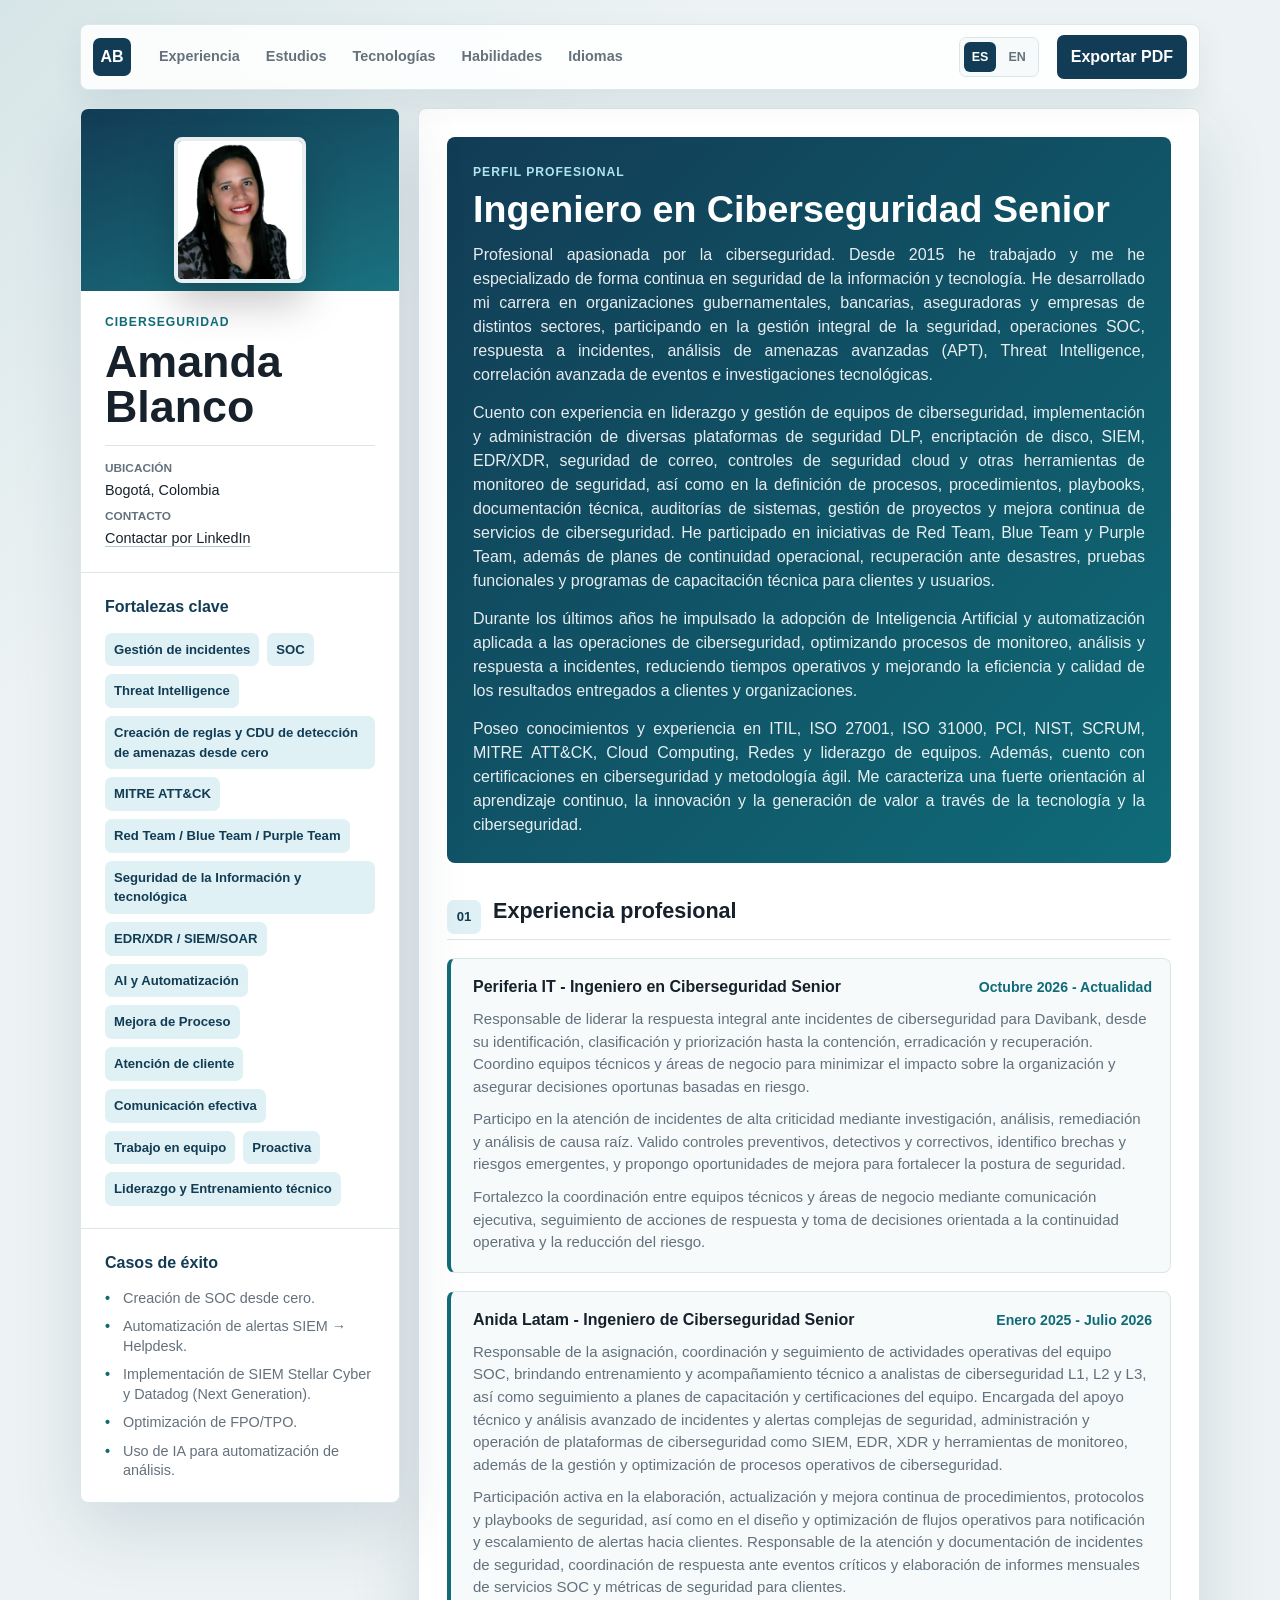
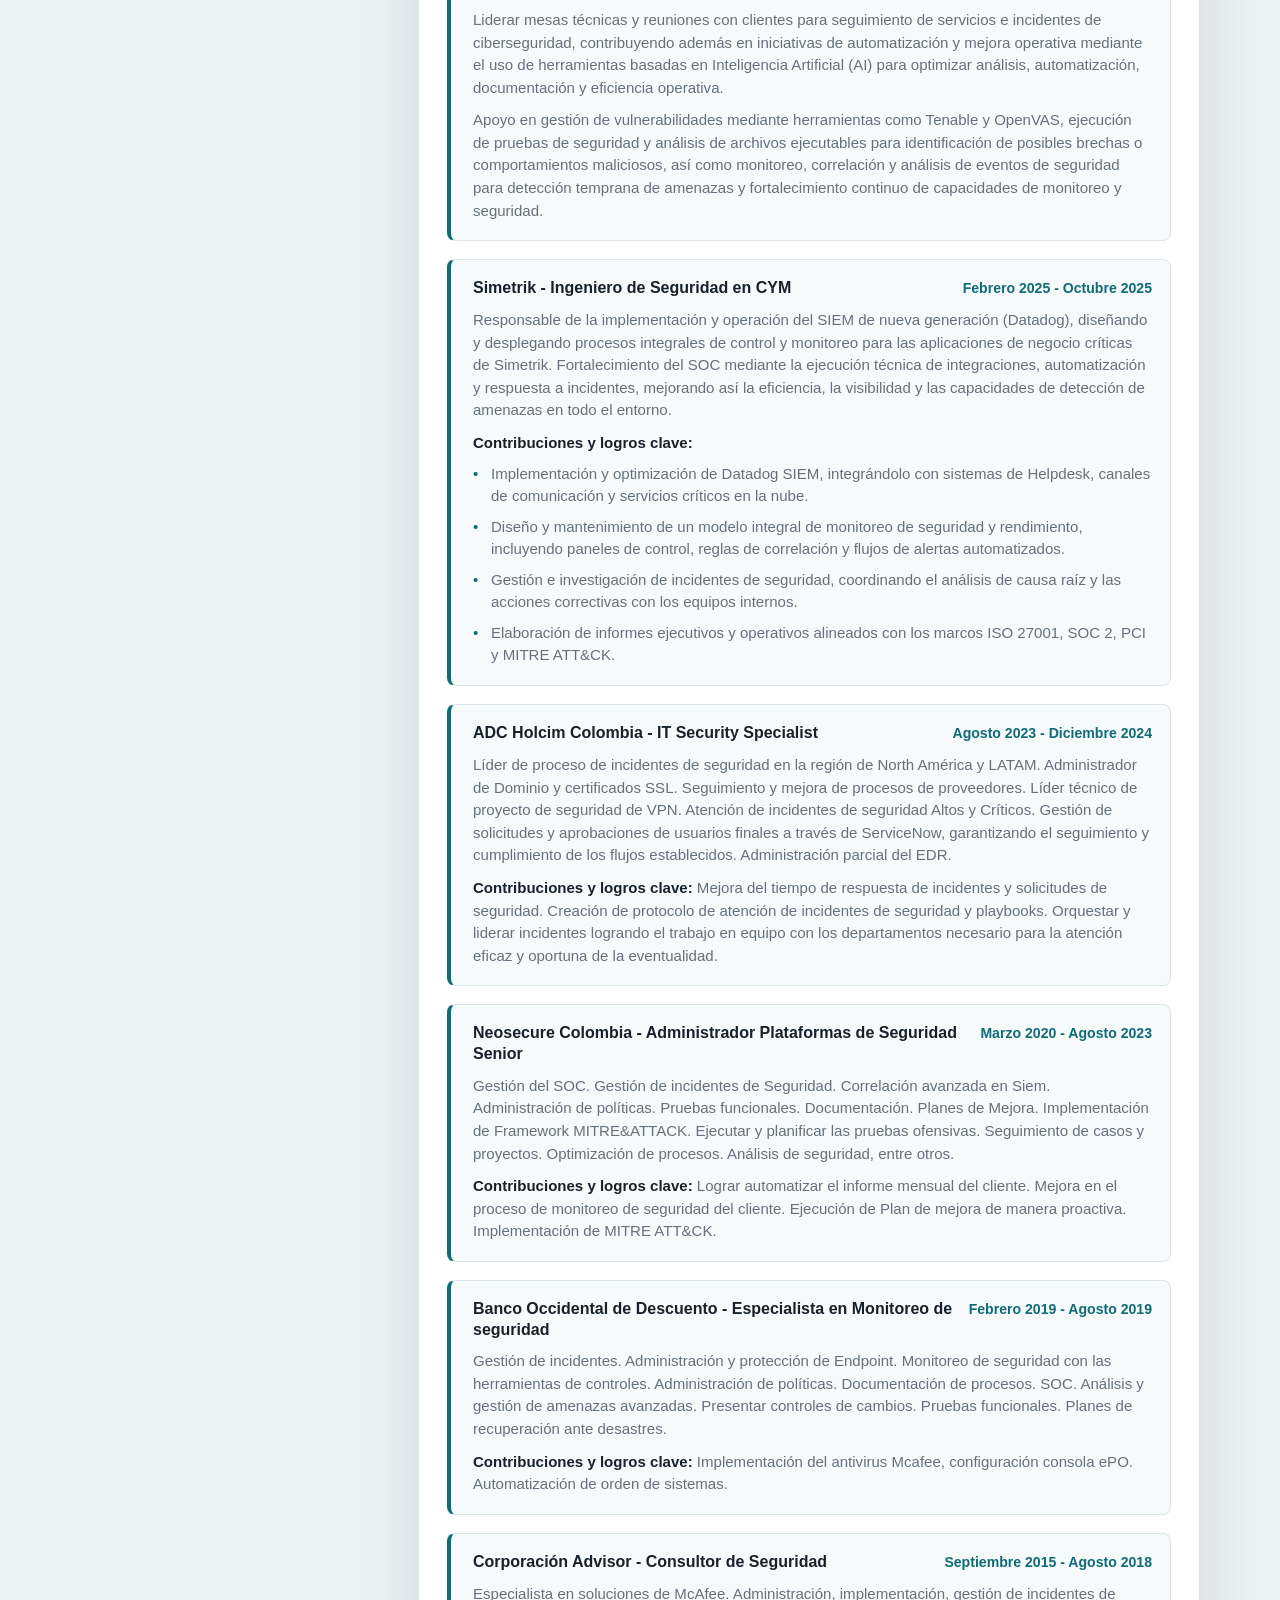
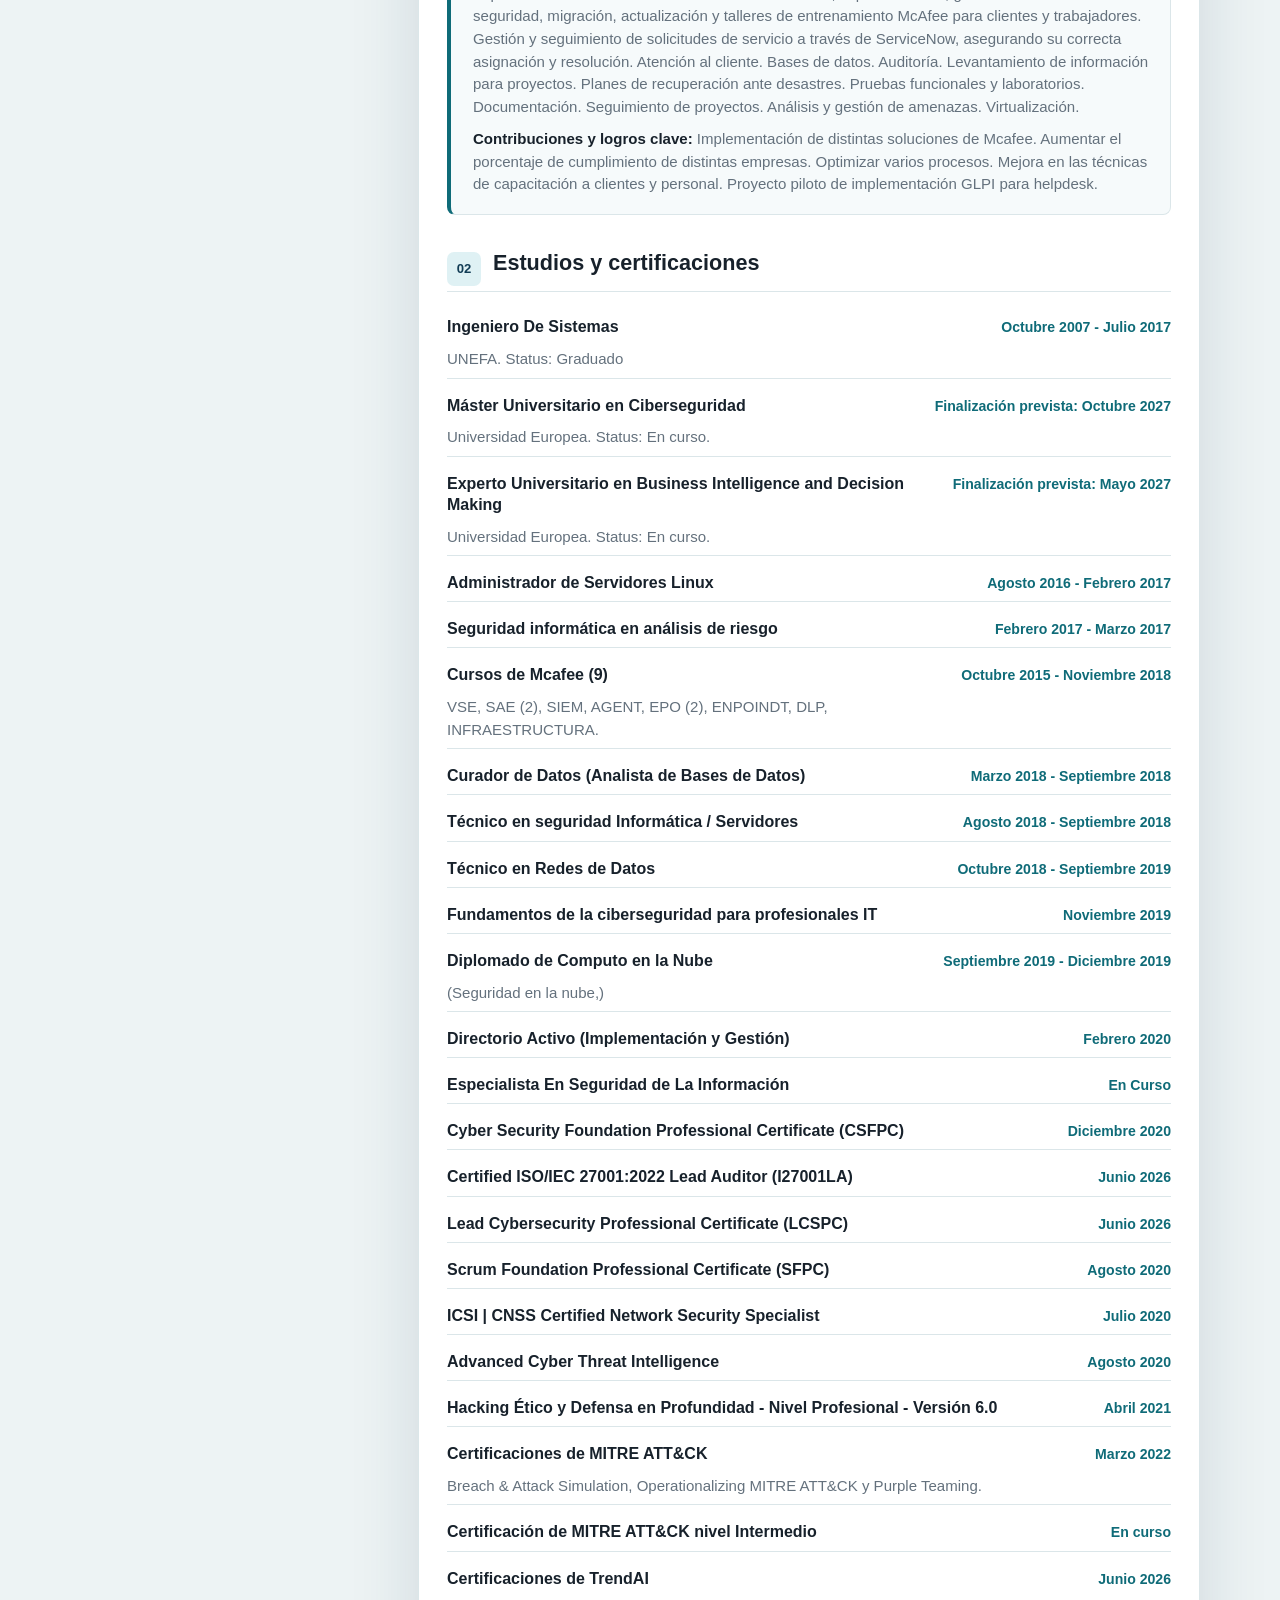
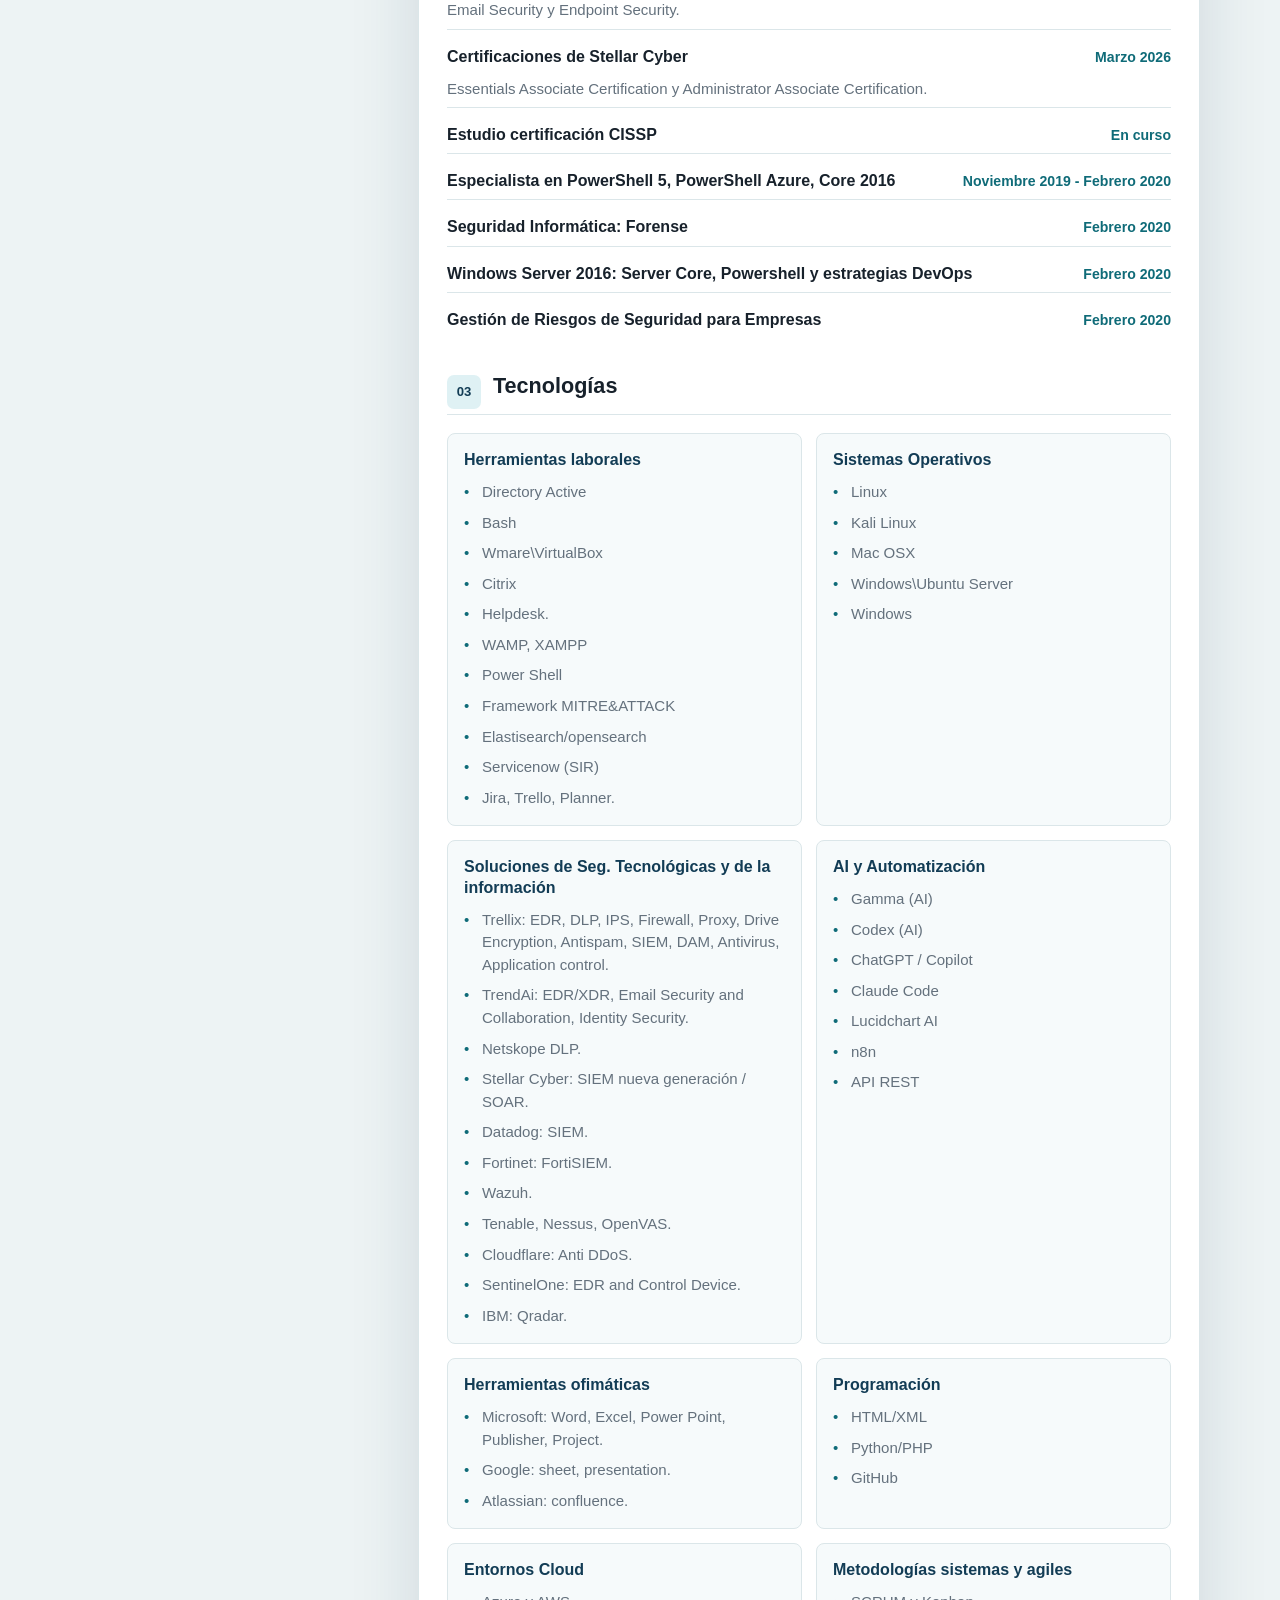
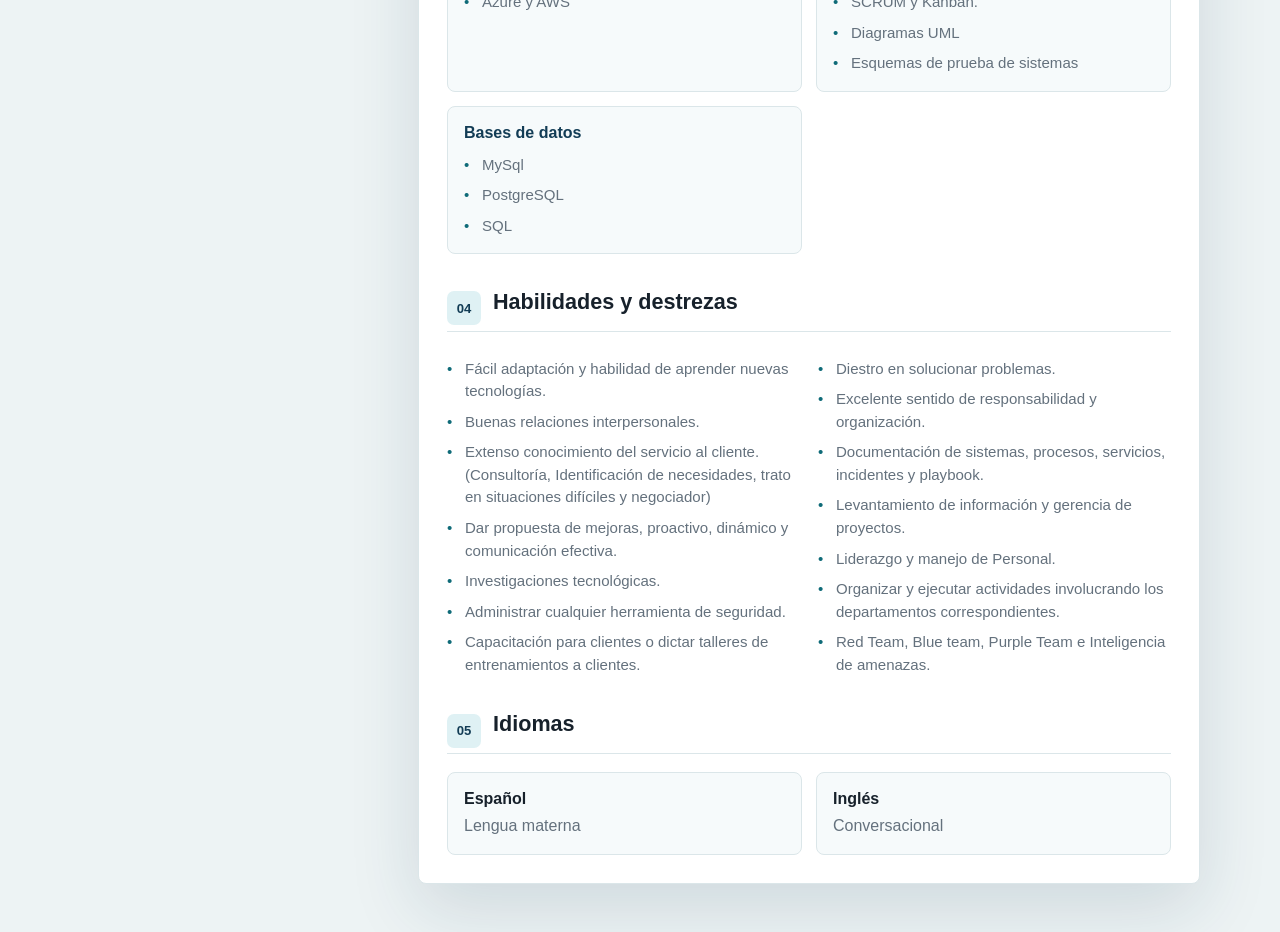
<file: index.html>
<!doctype html>
<html lang="es">
  <head>
    <meta charset="utf-8">
    <meta name="viewport" content="width=device-width, initial-scale=1">
    <meta name="color-scheme" content="light">
    <title>security-amanda.blanco</title>
    <meta
      name="description"
      content="Curriculum vitae de Amanda Blanco, profesional de seguridad de la información y ciberseguridad."
    >
    <link rel="stylesheet" href="./styles.css?v=20260925-local-pdf-options">
  </head>
  <body>
    <div class="app-shell">
      <header class="topbar" aria-label="Acciones del curriculum">
        <a class="brand" href="#inicio" aria-label="Ir al inicio del CV">AB</a>
        <nav class="nav-links" aria-label="Secciones">
          <a href="#experiencia">Experiencia</a>
          <a href="#estudios">Estudios</a>
          <a href="#tecnologias">Tecnologías</a>
          <a href="#habilidades">Habilidades</a>
          <a href="#idiomas">Idiomas</a>
        </nav>
        <div class="language-switch" aria-label="Selector de idioma">
          <span aria-current="page">ES</span>
          <a href="./en/index.html" hreflang="en" lang="en">EN</a>
        </div>
        <div class="print-menu" data-print-menu>
          <button class="print-button" type="button" data-print-toggle aria-expanded="false" aria-controls="print-options">
            Exportar PDF
          </button>
          <div id="print-options" class="print-options" hidden>
            <button type="button" data-print-mode="full">Versión completa</button>
            <button type="button" data-print-mode="summary">Versión resumida, 1 hoja</button>
          </div>
        </div>
      </header>

      <main id="inicio" class="resume" aria-label="Curriculum vitae Amanda Blanco">
        <aside class="profile-panel" aria-label="Perfil y contacto">
          <div class="portrait-wrap">
            <img
              class="portrait"
              src="./assets/Amanda_Blanco_CV_photo.png?v=20260624-photo2"
              alt="Foto de Amanda Blanco"
              width="142"
              height="158"
            >
          </div>

          <section class="panel-section">
            <p class="eyebrow">Ciberseguridad</p>
            <h1>Amanda Blanco</h1>
            <ul id="contact-list" class="contact-list identity-contact" aria-label="Información de contacto"></ul>
          </section>

          <section class="panel-section focus-card" aria-labelledby="focus-title">
            <h2 id="focus-title">Fortalezas clave</h2>
            <ul id="focus-list" class="tag-list"></ul>
          </section>

          <section class="panel-section success-card" aria-labelledby="success-title">
            <h2 id="success-title">Casos de éxito</h2>
            <ul id="success-list" class="success-list"></ul>
          </section>
        </aside>

        <div class="content-panel">
          <section class="hero-card" aria-labelledby="profile-title">
            <p class="section-kicker">Perfil profesional</p>
            <h2 id="profile-title">Ingeniero en Ciberseguridad Senior</h2>
            <div id="profile-summary" class="summary"></div>
          </section>

          <section id="experiencia" class="resume-section" aria-labelledby="experience-title">
            <div class="section-heading">
              <span>01</span>
              <h2 id="experience-title">Experiencia profesional</h2>
            </div>
            <div id="experience-list" class="timeline"></div>
          </section>

          <section id="estudios" class="resume-section" aria-labelledby="education-title">
            <div class="section-heading">
              <span>02</span>
              <h2 id="education-title">Estudios y certificaciones</h2>
            </div>
            <div id="education-list" class="compact-list"></div>
          </section>

          <section id="tecnologias" class="resume-section" aria-labelledby="technology-title">
            <div class="section-heading">
              <span>03</span>
              <h2 id="technology-title">Tecnologías</h2>
            </div>
            <div id="technology-grid" class="skill-grid"></div>
          </section>

          <section id="habilidades" class="resume-section" aria-labelledby="skills-title">
            <div class="section-heading">
              <span>04</span>
              <h2 id="skills-title">Habilidades y destrezas</h2>
            </div>
            <div id="skills-grid" class="two-column-list"></div>
          </section>

          <section id="idiomas" class="resume-section" aria-labelledby="languages-title">
            <div class="section-heading">
              <span>05</span>
              <h2 id="languages-title">Idiomas</h2>
            </div>
            <div id="languages-list" class="language-list"></div>
          </section>
        </div>
      </main>
      <div class="print-footer" aria-hidden="true">CV23062026</div>
    </div>
    <main id="ats-resume" class="ats-resume ats-full-resume" aria-label="CV ATS Amanda Blanco"></main>
    <main id="ats-summary-resume" class="ats-resume ats-summary-resume" aria-label="CV resumido ATS Amanda Blanco"></main>

    <script src="./cv-data.js?v=20260818-certs"></script>
    <script src="./app.js?v=20260925-local-pdf-options"></script>
  </body>
</html>
</file>
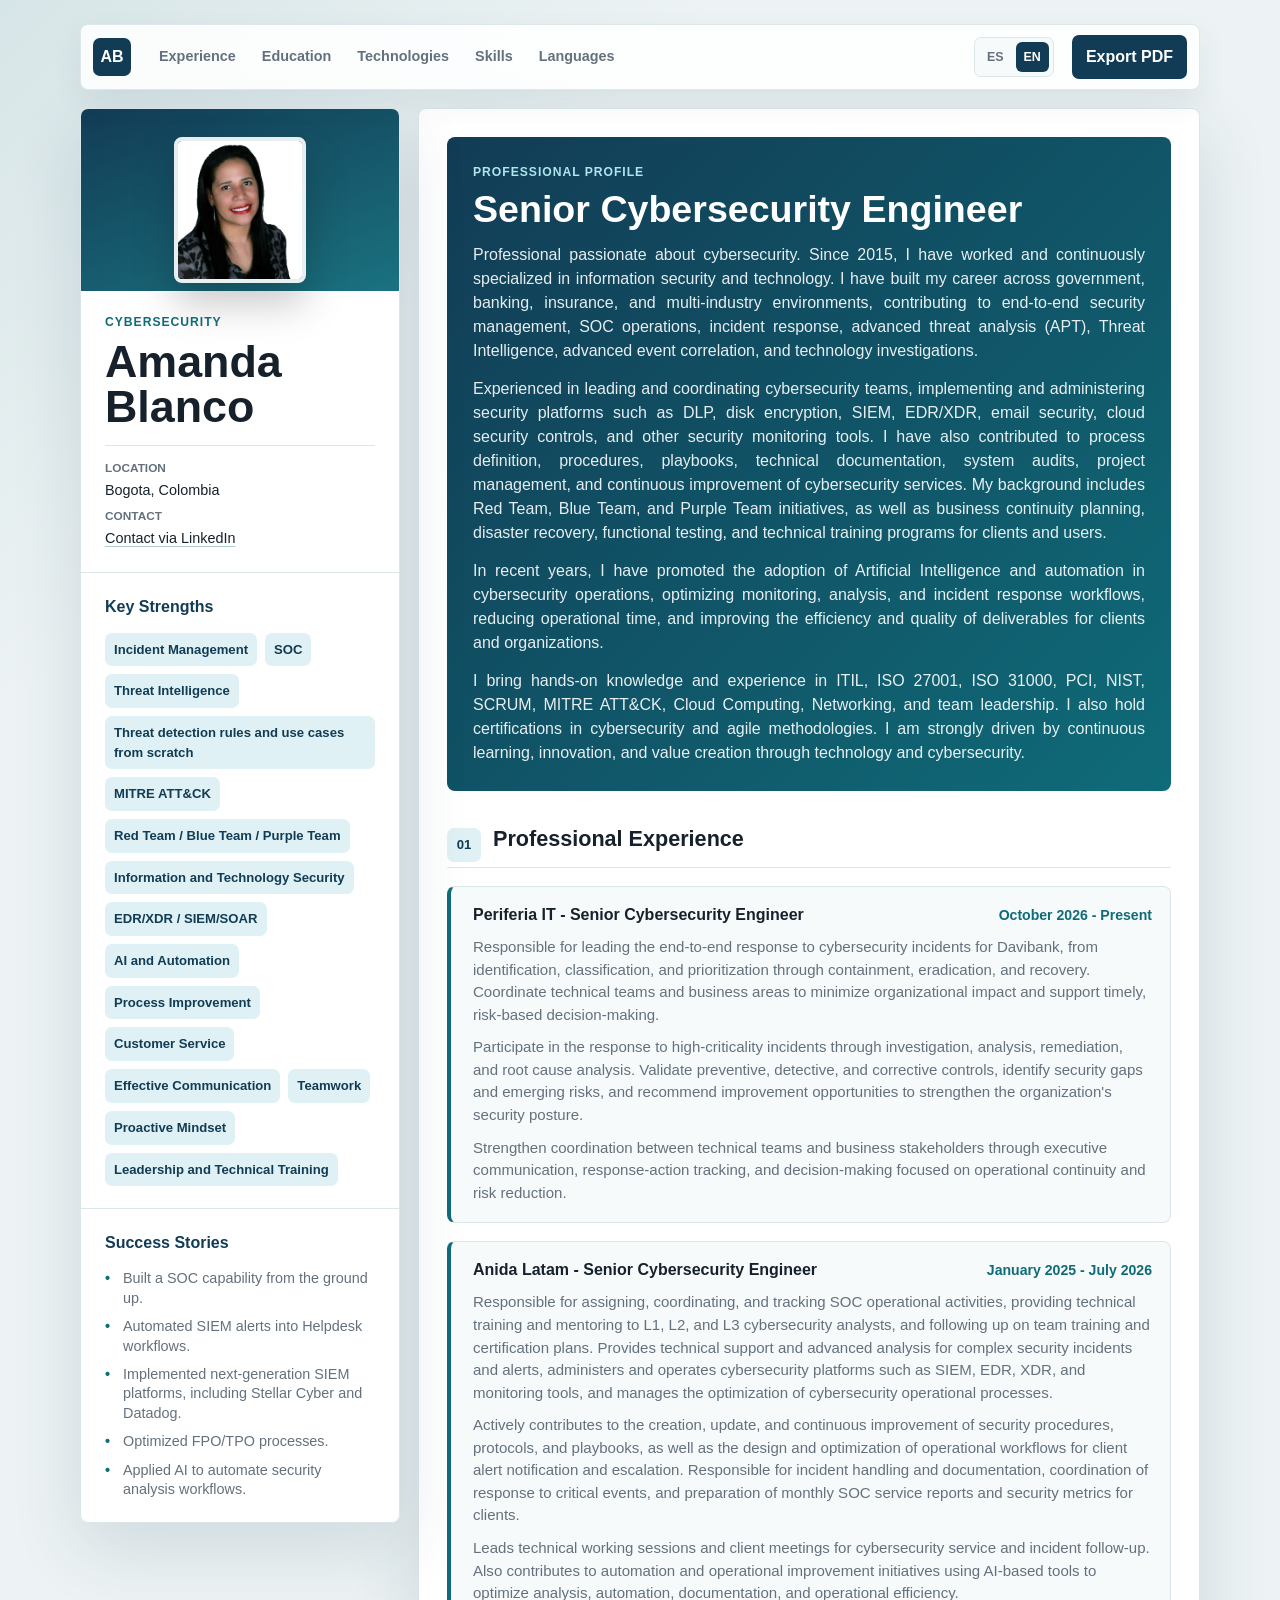
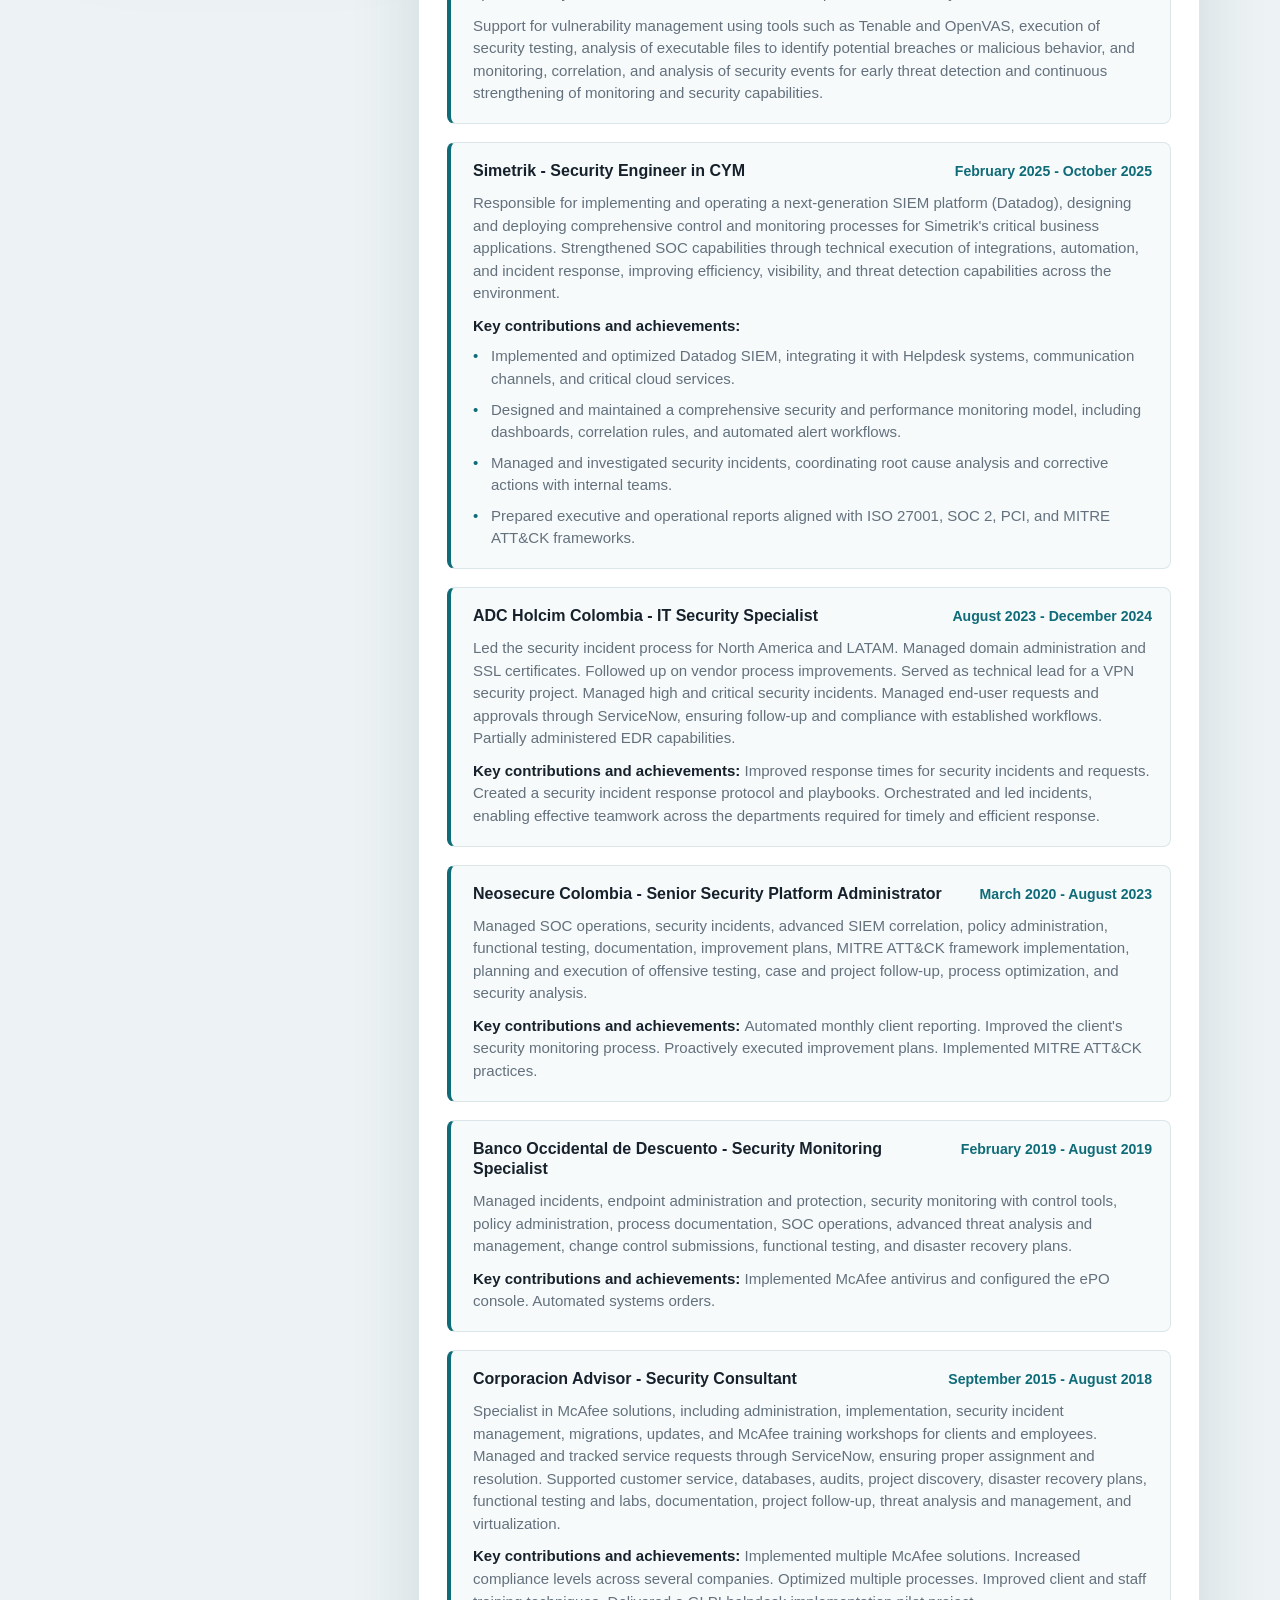
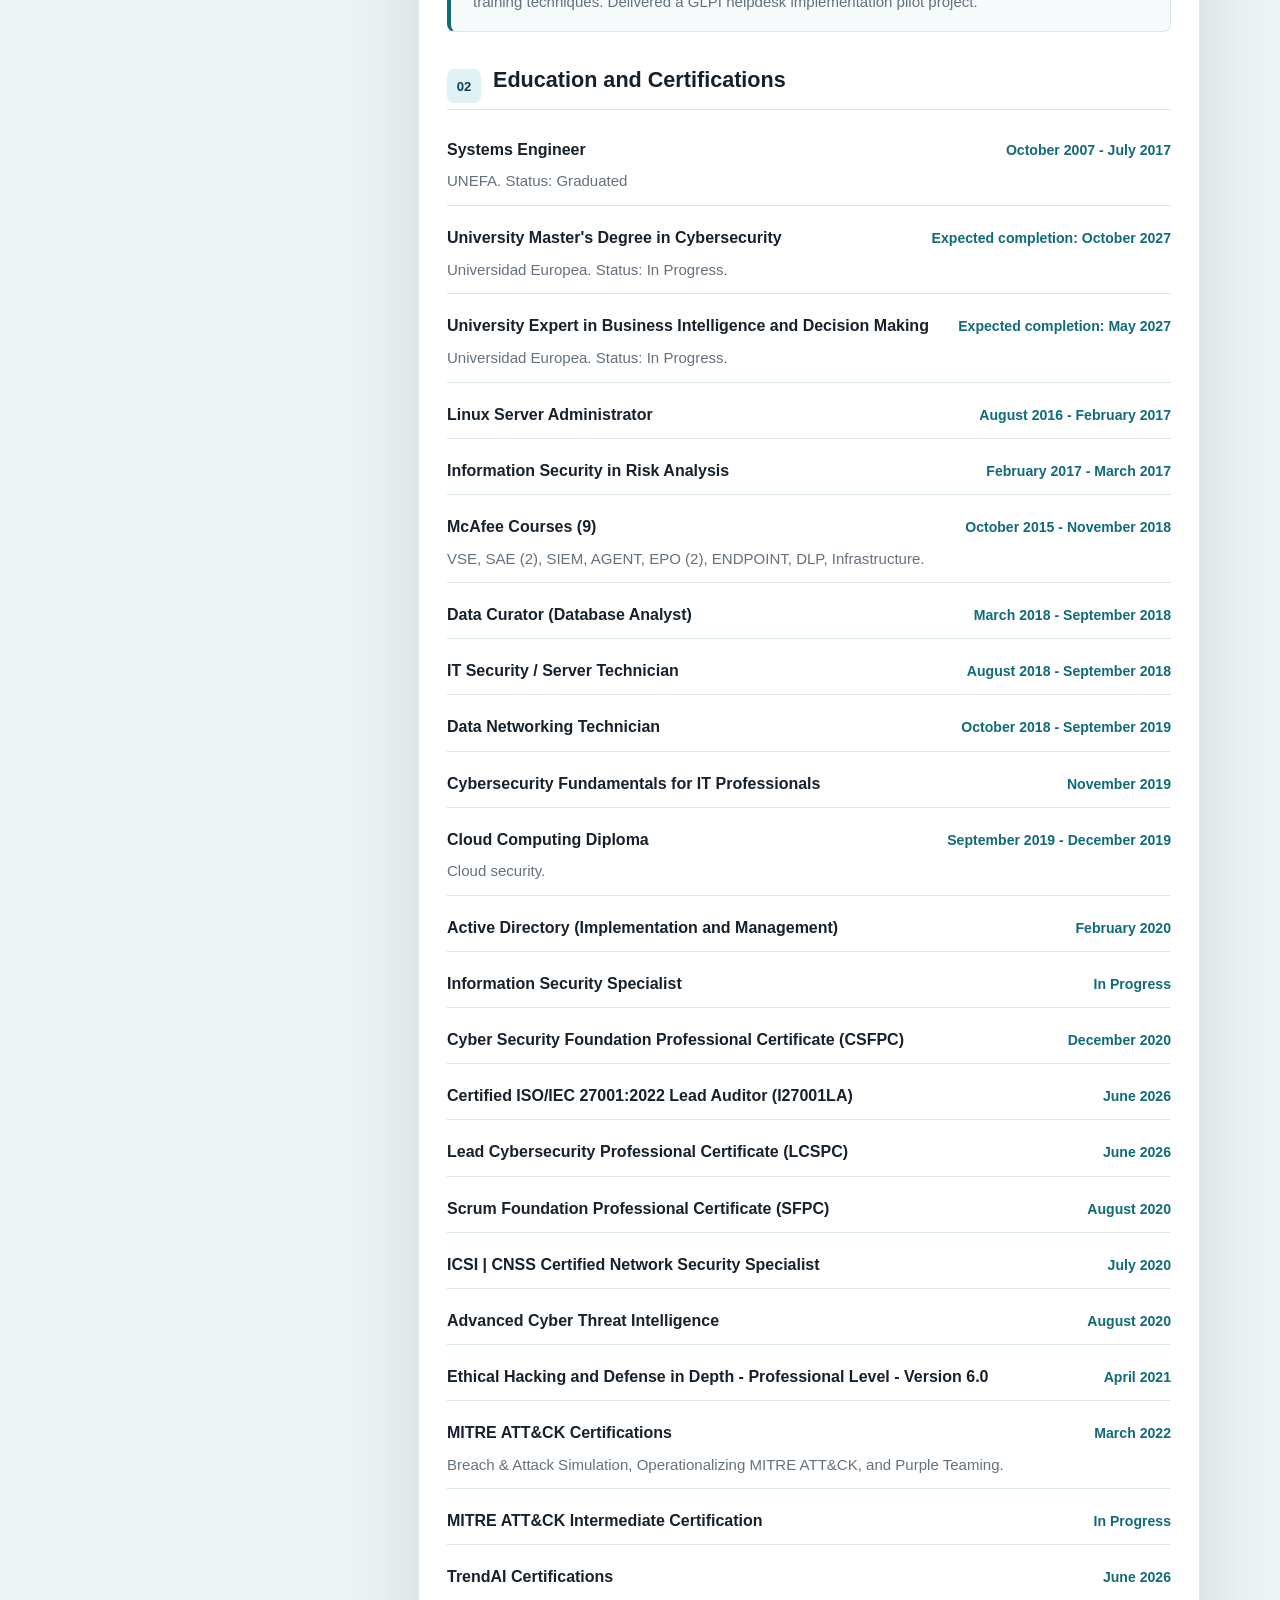
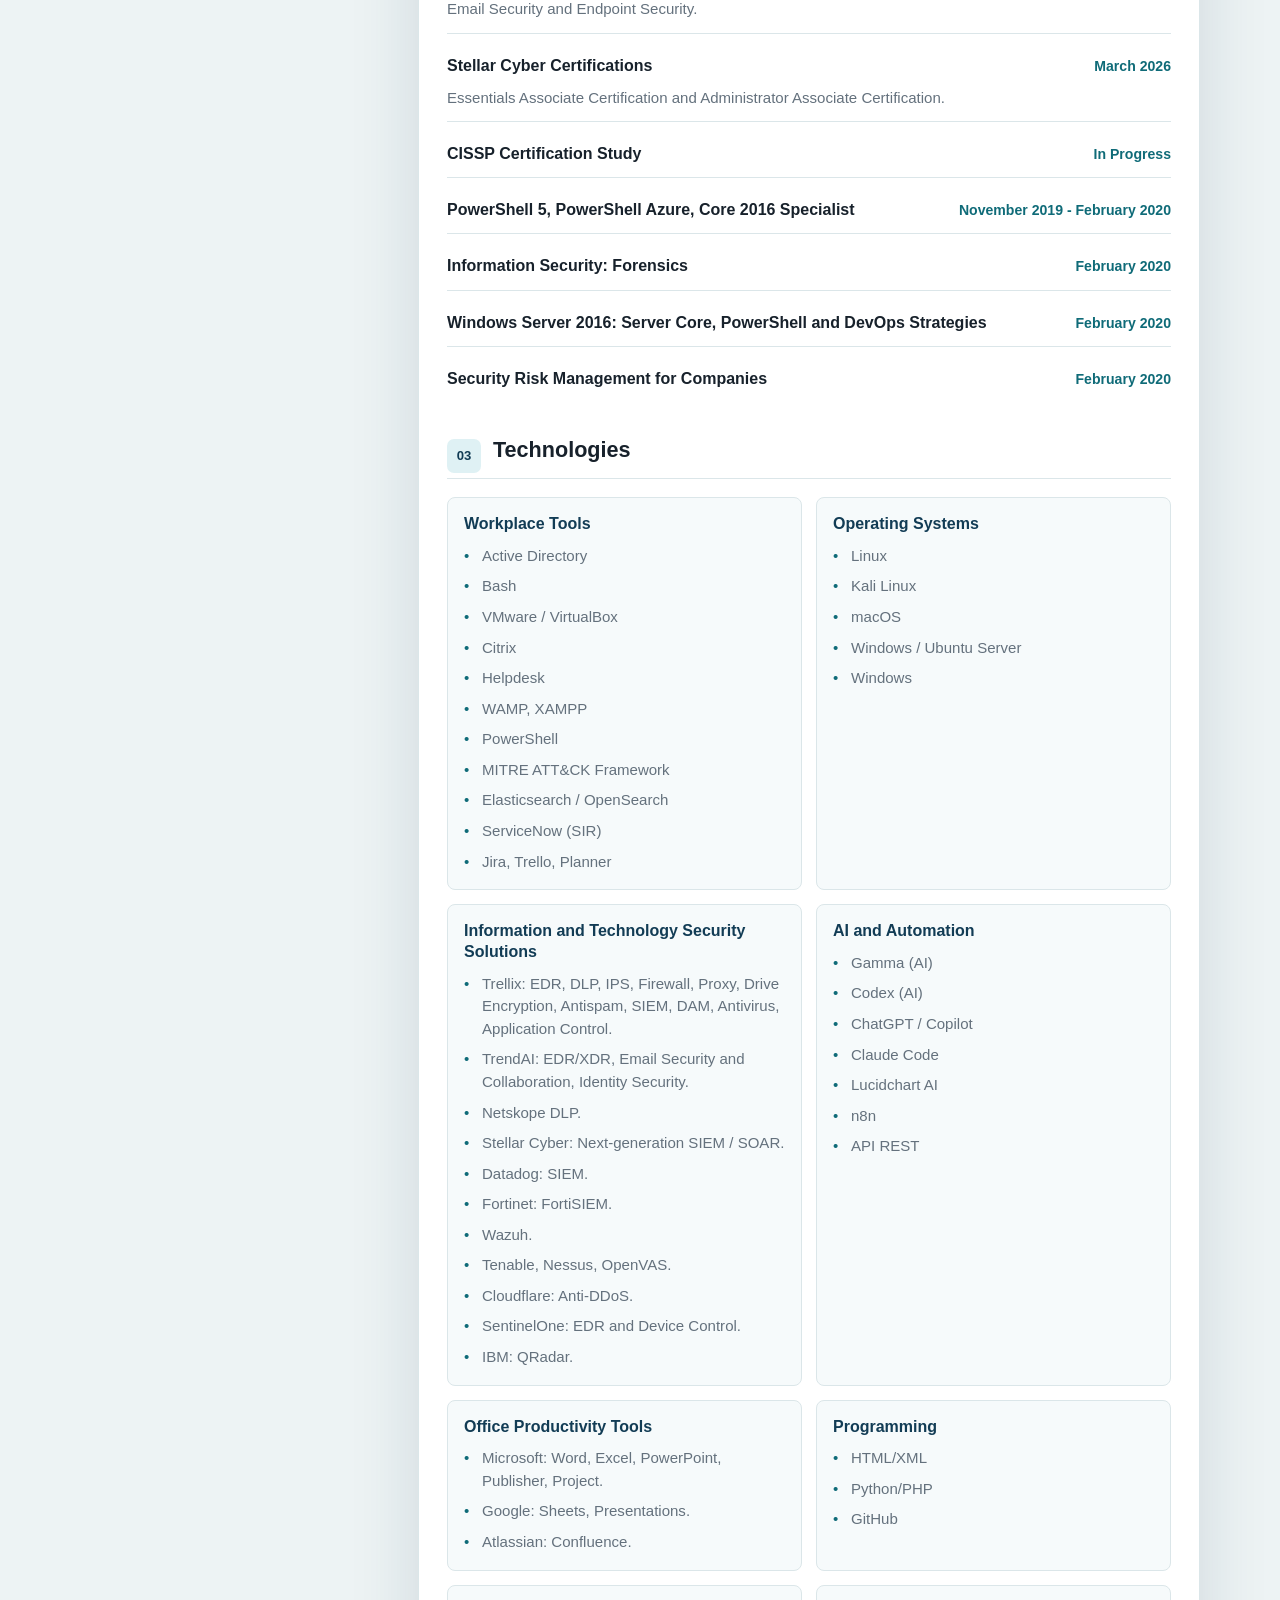
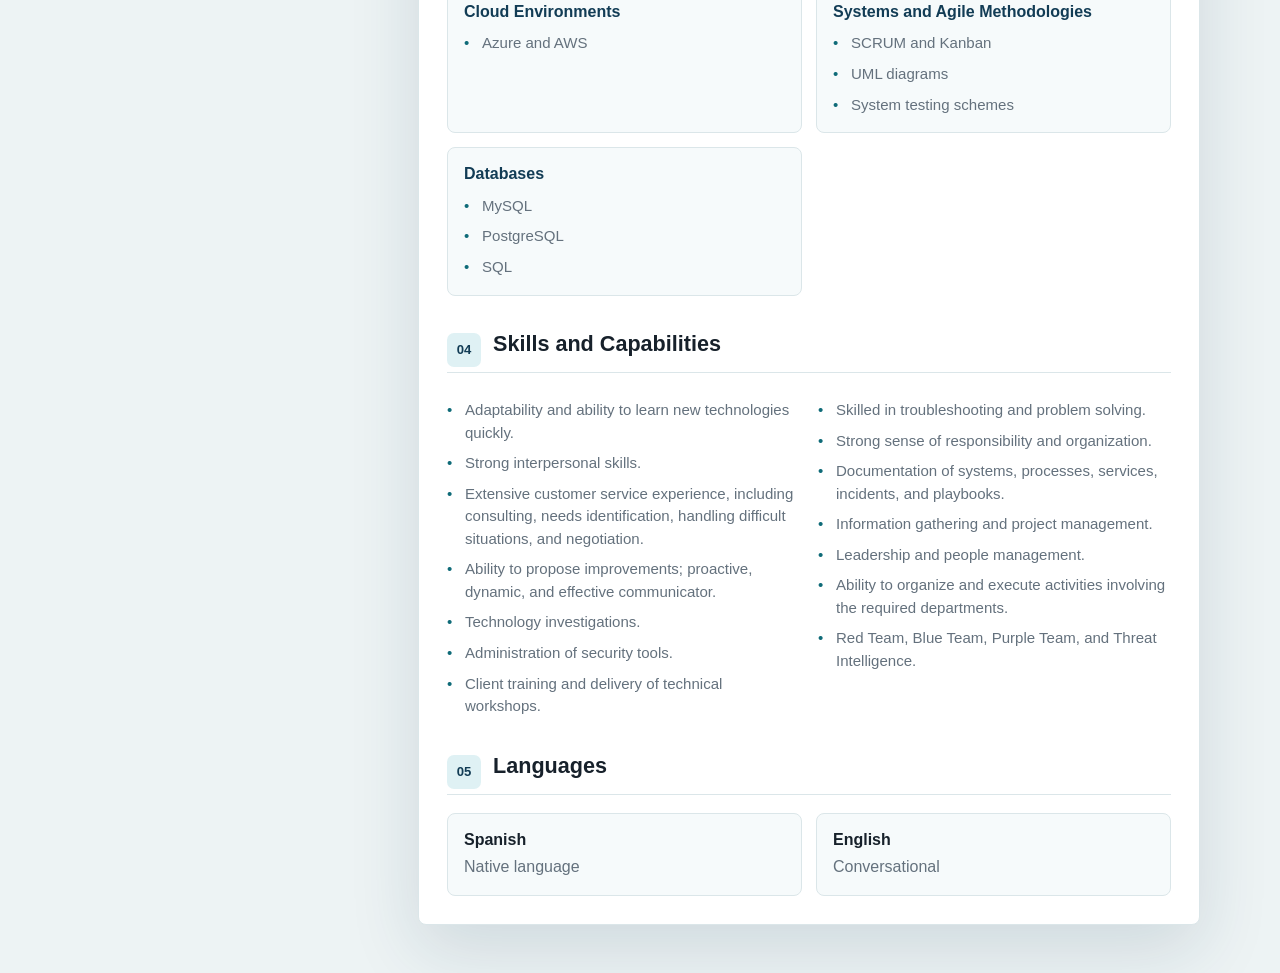
<file: en/index.html>
<!doctype html>
<html lang="en">
  <head>
    <meta charset="utf-8">
    <meta name="viewport" content="width=device-width, initial-scale=1">
    <meta name="color-scheme" content="light">
    <title>security-amanda.blanco | English CV</title>
    <meta
      name="description"
      content="Curriculum vitae of Amanda Blanco, senior cybersecurity and information security professional."
    >
    <link rel="stylesheet" href="../styles.css?v=20260925-local-pdf-options">
  </head>
  <body>
    <div class="app-shell">
      <header class="topbar" aria-label="Curriculum actions">
        <a class="brand" href="#start" aria-label="Go to the beginning of the CV">AB</a>
        <nav class="nav-links" aria-label="Sections">
          <a href="#experience">Experience</a>
          <a href="#education">Education</a>
          <a href="#technology">Technologies</a>
          <a href="#skills">Skills</a>
          <a href="#languages">Languages</a>
        </nav>
        <div class="language-switch" aria-label="Language selector">
          <a href="../index.html" hreflang="es" lang="es">ES</a>
          <span aria-current="page">EN</span>
        </div>
        <div class="print-menu" data-print-menu>
          <button class="print-button" type="button" data-print-toggle aria-expanded="false" aria-controls="print-options">
            Export PDF
          </button>
          <div id="print-options" class="print-options" hidden>
            <button type="button" data-print-mode="full">Full version</button>
            <button type="button" data-print-mode="summary">Summary version, 1 page</button>
          </div>
        </div>
      </header>

      <main id="start" class="resume" aria-label="Amanda Blanco curriculum vitae">
        <aside class="profile-panel" aria-label="Profile and contact">
          <div class="portrait-wrap">
            <img
              class="portrait"
              src="../assets/Amanda_Blanco_CV_photo.png?v=20260624-photo2"
              alt="Amanda Blanco portrait"
              width="142"
              height="158"
            >
          </div>

          <section class="panel-section">
            <p class="eyebrow">Cybersecurity</p>
            <h1>Amanda Blanco</h1>
            <ul id="contact-list" class="contact-list identity-contact" aria-label="Contact information"></ul>
          </section>

          <section class="panel-section focus-card" aria-labelledby="focus-title">
            <h2 id="focus-title">Key Strengths</h2>
            <ul id="focus-list" class="tag-list"></ul>
          </section>

          <section class="panel-section success-card" aria-labelledby="success-title">
            <h2 id="success-title">Success Stories</h2>
            <ul id="success-list" class="success-list"></ul>
          </section>
        </aside>

        <div class="content-panel">
          <section class="hero-card" aria-labelledby="profile-title">
            <p class="section-kicker">Professional Profile</p>
            <h2 id="profile-title">Senior Cybersecurity Engineer</h2>
            <div id="profile-summary" class="summary"></div>
          </section>

          <section id="experience" class="resume-section" aria-labelledby="experience-title">
            <div class="section-heading">
              <span>01</span>
              <h2 id="experience-title">Professional Experience</h2>
            </div>
            <div id="experience-list" class="timeline"></div>
          </section>

          <section id="education" class="resume-section" aria-labelledby="education-title">
            <div class="section-heading">
              <span>02</span>
              <h2 id="education-title">Education and Certifications</h2>
            </div>
            <div id="education-list" class="compact-list"></div>
          </section>

          <section id="technology" class="resume-section" aria-labelledby="technology-title">
            <div class="section-heading">
              <span>03</span>
              <h2 id="technology-title">Technologies</h2>
            </div>
            <div id="technology-grid" class="skill-grid"></div>
          </section>

          <section id="skills" class="resume-section" aria-labelledby="skills-title">
            <div class="section-heading">
              <span>04</span>
              <h2 id="skills-title">Skills and Capabilities</h2>
            </div>
            <div id="skills-grid" class="two-column-list"></div>
          </section>

          <section id="languages" class="resume-section" aria-labelledby="languages-title">
            <div class="section-heading">
              <span>05</span>
              <h2 id="languages-title">Languages</h2>
            </div>
            <div id="languages-list" class="language-list"></div>
          </section>
        </div>
      </main>
      <div class="print-footer" aria-hidden="true">CV23062026</div>
    </div>
    <main id="ats-resume" class="ats-resume ats-full-resume" aria-label="ATS resume Amanda Blanco"></main>
    <main id="ats-summary-resume" class="ats-resume ats-summary-resume" aria-label="ATS summary resume Amanda Blanco"></main>

    <script src="./cv-data.js?v=20260818-certs"></script>
    <script src="../app.js?v=20260925-local-pdf-options"></script>
  </body>
</html>
</file>
<file: styles.css>
:root {
  --bg: #edf3f4;
  --surface: #ffffff;
  --surface-muted: #f6fafb;
  --ink: #17212b;
  --muted: #64717d;
  --line: #dbe6e9;
  --accent: #0f6b78;
  --accent-dark: #123c55;
  --accent-soft: #dff1f4;
  --shadow: 0 24px 70px rgba(18, 60, 85, 0.14);
  --radius: 8px;
  --page-width: 1120px;
}

* {
  box-sizing: border-box;
}

html {
  scroll-behavior: smooth;
}

body {
  margin: 0;
  background:
    linear-gradient(135deg, rgba(15, 107, 120, 0.1), transparent 32rem),
    var(--bg);
  color: var(--ink);
  font-family:
    Aptos,
    Inter,
    "Segoe UI",
    Arial,
    sans-serif;
  line-height: 1.5;
}

a {
  color: inherit;
  text-decoration-color: rgba(15, 107, 120, 0.35);
  text-underline-offset: 0.18em;
}

button {
  font: inherit;
}

.app-shell {
  width: min(100% - 32px, var(--page-width));
  margin: 0 auto;
  padding: 24px 0 48px;
}

.topbar {
  position: sticky;
  top: 12px;
  z-index: 20;
  display: flex;
  align-items: center;
  gap: 18px;
  min-height: 58px;
  margin-bottom: 18px;
  padding: 10px 12px;
  background: rgba(255, 255, 255, 0.88);
  border: 1px solid rgba(219, 230, 233, 0.9);
  border-radius: var(--radius);
  box-shadow: 0 12px 30px rgba(18, 60, 85, 0.08);
  backdrop-filter: blur(14px);
}

.brand {
  display: grid;
  flex: 0 0 auto;
  width: 38px;
  height: 38px;
  place-items: center;
  color: #ffffff;
  font-weight: 800;
  text-decoration: none;
  background: var(--accent-dark);
  border-radius: 7px;
}

.nav-links {
  display: flex;
  flex: 1;
  flex-wrap: wrap;
  gap: 6px;
}

.nav-links a {
  padding: 8px 10px;
  color: var(--muted);
  font-size: 0.9rem;
  font-weight: 700;
  text-decoration: none;
  border-radius: 7px;
}

.nav-links a:hover,
.nav-links a:focus-visible {
  color: var(--accent-dark);
  background: var(--accent-soft);
}

.language-switch {
  display: flex;
  flex: 0 0 auto;
  align-items: center;
  gap: 4px;
  padding: 4px;
  background: var(--surface-muted);
  border: 1px solid var(--line);
  border-radius: 7px;
}

.language-switch a,
.language-switch span {
  display: grid;
  min-width: 30px;
  height: 30px;
  place-items: center;
  padding: 0 8px;
  color: var(--muted);
  font-size: 0.78rem;
  font-weight: 800;
  text-decoration: none;
  border-radius: 6px;
}

.language-switch [aria-current="page"] {
  color: #ffffff;
  background: var(--accent-dark);
}

.language-switch a:hover,
.language-switch a:focus-visible {
  color: var(--accent-dark);
  background: var(--accent-soft);
}

.print-menu {
  position: relative;
  flex: 0 0 auto;
}

.print-button {
  flex: 0 0 auto;
  padding: 10px 14px;
  color: #ffffff;
  font-weight: 800;
  cursor: pointer;
  background: var(--accent-dark);
  border: 0;
  border-radius: 7px;
}

.print-button:hover,
.print-button:focus-visible {
  background: var(--accent);
}

.print-options {
  position: absolute;
  right: 0;
  top: calc(100% + 8px);
  z-index: 30;
  display: grid;
  width: 220px;
  padding: 6px;
  background: #ffffff;
  border: 1px solid var(--line);
  border-radius: var(--radius);
  box-shadow: 0 16px 38px rgba(18, 60, 85, 0.16);
}

.print-options[hidden] {
  display: none;
}

.print-options button {
  padding: 9px 10px;
  color: var(--ink);
  font-weight: 700;
  text-align: left;
  cursor: pointer;
  background: transparent;
  border: 0;
  border-radius: 6px;
}

.print-options button:hover,
.print-options button:focus-visible {
  color: var(--accent-dark);
  background: var(--accent-soft);
}

.print-footer {
  display: none;
}

.resume {
  display: grid;
  grid-template-columns: 320px minmax(0, 1fr);
  gap: 18px;
  align-items: start;
}

.profile-panel,
.content-panel {
  background: var(--surface);
  border: 1px solid var(--line);
  border-radius: var(--radius);
  box-shadow: var(--shadow);
}

.profile-panel {
  position: sticky;
  top: 88px;
  overflow: hidden;
}

.portrait-wrap {
  padding: 28px 28px 8px;
  background: linear-gradient(160deg, var(--accent-dark), #1a7280);
}

.portrait {
  display: block;
  width: 132px;
  height: 146px;
  object-fit: cover;
  margin: 0 auto;
  border: 4px solid rgba(255, 255, 255, 0.9);
  border-radius: 8px;
  box-shadow: 0 20px 42px rgba(0, 0, 0, 0.22);
}

.panel-section {
  padding: 22px 24px;
  border-top: 1px solid var(--line);
}

.panel-section:first-of-type {
  border-top: 0;
}

.eyebrow,
.section-kicker {
  margin: 0 0 8px;
  color: var(--accent);
  font-size: 0.76rem;
  font-weight: 900;
  letter-spacing: 0.08em;
  text-transform: uppercase;
}

.profile-panel h1 {
  margin: 0;
  color: var(--ink);
  font-size: clamp(2rem, 4vw, 2.8rem);
  line-height: 1;
}

.panel-section h2 {
  margin: 0 0 14px;
  color: var(--accent-dark);
  font-size: 1rem;
}

.contact-list,
.tag-list,
.success-list,
.skill-card ul,
.two-column-list ul {
  padding: 0;
  margin: 0;
  list-style: none;
}

.contact-list {
  display: grid;
  gap: 12px;
}

.identity-contact {
  gap: 7px;
  margin-top: 16px;
  padding-top: 14px;
  border-top: 1px solid var(--line);
}

.contact-list li {
  display: grid;
  gap: 2px;
  min-width: 0;
}

.contact-label {
  color: var(--muted);
  font-size: 0.74rem;
  font-weight: 800;
  text-transform: uppercase;
}

.contact-list a,
.contact-list span:not(.contact-label) {
  overflow-wrap: anywhere;
  color: var(--ink);
  font-size: 0.94rem;
}

.identity-contact a,
.identity-contact span:not(.contact-label) {
  font-size: 0.9rem;
}

.tag-list {
  display: flex;
  flex-wrap: wrap;
  gap: 8px;
}

.tag-list li {
  padding: 7px 9px;
  color: var(--accent-dark);
  font-size: 0.82rem;
  font-weight: 800;
  background: var(--accent-soft);
  border-radius: 7px;
}

.success-list {
  display: grid;
  gap: 9px;
}

.success-list li {
  position: relative;
  padding-left: 18px;
  color: var(--muted);
  font-size: 0.9rem;
  line-height: 1.35;
}

.success-list li::before {
  position: absolute;
  left: 0;
  color: var(--accent);
  font-weight: 900;
  content: "•";
}

.content-panel {
  padding: 28px;
}

.hero-card {
  padding: 26px;
  color: #ffffff;
  background: linear-gradient(135deg, var(--accent-dark), #0f6b78);
  border-radius: var(--radius);
}

.hero-card .section-kicker {
  color: #afe5ed;
}

.hero-card h2 {
  margin: 0 0 12px;
  color: #ffffff;
  font-size: clamp(1.7rem, 3vw, 2.35rem);
  line-height: 1.1;
}

.summary {
  margin: 0;
  color: rgba(255, 255, 255, 0.9);
  font-size: 1rem;
  text-align: justify;
}

.summary p {
  margin: 0;
}

.summary p + p {
  margin-top: 14px;
}

.resume-section {
  padding-top: 32px;
}

.section-heading {
  display: flex;
  align-items: center;
  gap: 12px;
  margin-bottom: 18px;
  border-bottom: 1px solid var(--line);
}

.section-heading span {
  display: grid;
  width: 34px;
  height: 34px;
  place-items: center;
  color: var(--accent-dark);
  font-size: 0.82rem;
  font-weight: 900;
  background: var(--accent-soft);
  border-radius: 7px;
}

.section-heading h2 {
  margin: 0;
  padding-bottom: 12px;
  color: var(--ink);
  font-size: 1.35rem;
}

.timeline {
  display: grid;
  gap: 18px;
}

.timeline-item {
  position: relative;
  padding: 18px 18px 18px 22px;
  background: var(--surface-muted);
  border: 1px solid var(--line);
  border-left: 4px solid var(--accent);
  border-radius: var(--radius);
}

.item-header,
.compact-item {
  display: grid;
  grid-template-columns: minmax(0, 1fr) max-content;
  gap: 16px;
  align-items: start;
}

.timeline-item h3,
.compact-item h3,
.skill-card h3,
.language-item h3 {
  margin: 0;
  color: var(--ink);
  font-size: 1rem;
  line-height: 1.3;
}

.period {
  margin: 0;
  color: var(--accent);
  font-size: 0.88rem;
  font-weight: 900;
  text-align: right;
  white-space: nowrap;
}

.description,
.highlights,
.detail {
  margin: 10px 0 0;
  color: var(--muted);
  font-size: 0.94rem;
}

.highlights strong {
  color: var(--ink);
}

.achievement-list {
  padding: 0;
  margin: 8px 0 0;
  list-style: none;
}

.achievement-list li {
  position: relative;
  padding-left: 18px;
  margin-top: 8px;
  color: var(--muted);
  font-size: 0.94rem;
}

.achievement-list li::before {
  position: absolute;
  left: 0;
  color: var(--accent);
  content: "•";
}

.compact-list {
  display: grid;
  gap: 10px;
}

.compact-item {
  padding: 12px 0;
  border-bottom: 1px solid var(--line);
}

#estudios .compact-item {
  padding-top: 7px;
  padding-bottom: 7px;
}

.compact-item:last-child {
  border-bottom: 0;
}

.skill-grid {
  display: grid;
  grid-template-columns: repeat(2, minmax(0, 1fr));
  gap: 14px;
}

.skill-card {
  padding: 16px;
  background: var(--surface-muted);
  border: 1px solid var(--line);
  border-radius: var(--radius);
}

.skill-card h3 {
  margin-bottom: 10px;
  color: var(--accent-dark);
}

.skill-card li,
.two-column-list li {
  position: relative;
  padding-left: 18px;
  margin-top: 8px;
  color: var(--muted);
  font-size: 0.94rem;
}

.skill-card li::before,
.two-column-list li::before {
  position: absolute;
  left: 0;
  color: var(--accent);
  content: "•";
}

.two-column-list {
  display: grid;
  grid-template-columns: repeat(2, minmax(0, 1fr));
  gap: 18px;
}

.language-list {
  display: grid;
  grid-template-columns: repeat(2, minmax(0, 1fr));
  gap: 14px;
}

.language-item {
  padding: 16px;
  background: var(--surface-muted);
  border: 1px solid var(--line);
  border-radius: var(--radius);
}

.language-item p {
  margin: 4px 0 0;
  color: var(--muted);
}

.ats-resume {
  display: none;
}

@media (max-width: 920px) {
  .app-shell {
    width: min(100% - 20px, var(--page-width));
    padding-top: 12px;
  }

  .topbar,
  .profile-panel {
    position: static;
  }

  .topbar {
    align-items: stretch;
    flex-wrap: wrap;
  }

  .nav-links {
    order: 3;
    flex-basis: 100%;
  }

  .print-menu,
  .print-button {
    margin-left: auto;
  }

  .resume {
    grid-template-columns: 1fr;
  }

  .profile-panel {
    display: grid;
    grid-template-columns: 180px 1fr;
  }

  .portrait-wrap {
    display: grid;
    align-items: center;
    padding: 22px;
  }

  .contact-card,
  .focus-card,
  .success-card {
    grid-column: 1 / -1;
  }
}

@media (max-width: 640px) {
  .profile-panel,
  .item-header,
  .compact-item,
  .skill-grid,
  .two-column-list,
  .language-list {
    grid-template-columns: 1fr;
  }

  .content-panel {
    padding: 18px;
  }

  .hero-card {
    padding: 20px;
  }

  .period {
    text-align: left;
    white-space: normal;
  }

  .nav-links {
    display: none;
  }
}

@page {
  size: A4;
  margin: 12mm;
}

@media print {
  *,
  *::before,
  *::after {
    -webkit-print-color-adjust: exact;
    print-color-adjust: exact;
  }

  :root {
    --bg: #edf3f4;
    --surface: #ffffff;
    --surface-muted: #f6fafb;
    --shadow: 0 10px 26px rgba(18, 60, 85, 0.1);
  }

  html {
    scroll-behavior: auto;
  }

  body {
    background:
      linear-gradient(135deg, rgba(15, 107, 120, 0.1), transparent 32rem),
      var(--bg);
    color: var(--ink);
    font-size: 9pt;
  }

  .app-shell {
    width: 100%;
    padding: 0;
  }

  .topbar {
    display: none;
  }

  .print-footer {
    position: fixed;
    right: 0;
    bottom: 0;
    display: block;
    color: #64717d;
    font-size: 8pt;
    font-weight: 800;
  }

  .resume {
    display: block;
  }

  #estudios .compact-item {
    padding-top: 5px;
    padding-bottom: 5px;
  }

  .profile-panel,
  .content-panel {
    background: var(--surface);
    border: 1px solid var(--line);
    border-radius: var(--radius);
    box-shadow: var(--shadow);
  }

  .profile-panel {
    display: grid;
    grid-template-columns: 118px minmax(0, 1fr);
    position: static;
    top: auto;
    gap: 0;
    margin-bottom: 12px;
    overflow: visible;
    break-inside: avoid;
  }

  .portrait-wrap {
    display: grid;
    grid-column: 1;
    grid-row: 1;
    place-items: center;
    min-height: 138px;
    padding: 12px;
    background: linear-gradient(160deg, var(--accent-dark), #1a7280);
  }

  .portrait {
    width: 86px;
    height: 98px;
    margin: 0 auto;
    border: 3px solid rgba(255, 255, 255, 0.9);
    box-shadow: 0 12px 24px rgba(0, 0, 0, 0.16);
  }

  .panel-section {
    padding: 12px 14px;
    border-top: 1px solid var(--line);
  }

  .portrait-wrap + .panel-section {
    grid-column: 2;
    grid-row: 1;
    border-top: 0;
  }

  .focus-card,
  .success-card {
    grid-column: 1 / -1;
  }

  .profile-panel h1 {
    font-size: 24pt;
  }

  .identity-contact {
    margin-top: 10px;
    padding-top: 8px;
  }

  .contact-list,
  .tag-list,
  .success-list {
    display: flex;
    flex-wrap: wrap;
    gap: 7px;
  }

  .tag-list li {
    max-width: 100%;
    padding: 7px 9px;
    color: var(--accent-dark);
    background: var(--accent-soft);
    white-space: normal;
    overflow-wrap: anywhere;
    line-height: 1.25;
  }

  .success-list li {
    color: var(--muted);
  }

  .content-panel {
    padding: 18px;
  }

  .hero-card {
    padding: 18px;
    color: #ffffff;
    background: linear-gradient(135deg, var(--accent-dark), #0f6b78);
    border-radius: var(--radius);
    break-inside: auto;
  }

  .hero-card h2 {
    font-size: 20pt;
  }

  .hero-card h2,
  .hero-card .section-kicker,
  .summary {
    color: #ffffff;
  }

  .hero-card .section-kicker {
    color: #afe5ed;
  }

  .resume-section {
    padding-top: 20px;
    break-inside: auto;
  }

  .section-heading {
    margin-bottom: 12px;
    break-after: avoid;
  }

  .section-heading span {
    width: 30px;
    height: 30px;
    color: var(--accent-dark);
    background: var(--accent-soft);
  }

  .timeline {
    gap: 12px;
  }

  .timeline-item,
  .skill-card,
  .language-item {
    background: var(--surface-muted);
    border: 1px solid var(--line);
    border-radius: var(--radius);
    break-inside: avoid;
  }

  .timeline-item {
    padding: 12px 14px 12px 16px;
  }

  .item-header,
  .compact-item {
    grid-template-columns: minmax(0, 1fr) minmax(94px, max-content);
    gap: 10px;
  }

  .period {
    white-space: normal;
  }

  .skill-grid,
  .two-column-list,
  .language-list {
    gap: 10px;
  }

  .description,
  .highlights,
  .detail,
  .skill-card li,
  .two-column-list li {
    color: var(--muted);
  }

  .app-shell {
    display: none !important;
  }

  body {
    background: #ffffff !important;
    color: #111827;
    font-family: Arial, "Segoe UI", sans-serif;
    font-size: 9.2pt;
    line-height: 1.28;
  }

  .ats-resume {
    display: none !important;
    width: auto;
    max-width: none;
    padding: 0;
    margin: 0;
    color: #111827;
    background: #ffffff;
  }

  body:not([data-print-mode]) #ats-resume,
  body[data-print-mode="full"] #ats-resume,
  body[data-print-mode="summary"] #ats-summary-resume {
    display: block !important;
  }

  .ats-resume,
  .ats-resume * {
    box-shadow: none !important;
  }

  .ats-header {
    padding-bottom: 10pt;
    margin-bottom: 12pt;
    border-bottom: 1px solid #9ca3af;
  }

  .ats-header-content {
    display: flex;
    align-items: flex-start;
    justify-content: space-between;
    gap: 18pt;
  }

  .ats-header-main {
    min-width: 0;
    flex: 1;
  }

  .ats-photo {
    width: 66pt;
    height: 74pt;
    object-fit: cover;
    border: 1px solid #d1d5db;
    border-radius: 6pt;
  }

  .ats-header h1 {
    margin: 0;
    color: #123c55;
    font-size: 20pt;
    line-height: 1.05;
    letter-spacing: 0;
    text-transform: none;
  }

  .ats-title {
    margin: 3pt 0 8pt;
    color: #111827;
    font-size: 11pt;
    font-weight: 700;
  }

  .ats-contact {
    padding: 0;
    margin: 0;
    list-style: none;
  }

  .ats-contact li {
    margin: 2pt 0;
  }

  .ats-resume a {
    color: #111827;
    text-decoration: none;
  }

  .ats-section {
    margin: 9pt 0 0;
    break-inside: auto;
    page-break-inside: auto;
  }

  .ats-section h2 {
    margin: 0 0 6pt;
    padding-bottom: 3pt;
    color: #123c55;
    font-size: 11pt;
    line-height: 1.2;
    text-transform: uppercase;
    border-bottom: 1px solid #d1d5db;
    break-after: avoid;
    page-break-after: avoid;
  }

  .ats-section p,
  .ats-section li {
    color: #111827;
  }

  .ats-section p {
    margin: 0 0 6pt;
  }

  .ats-section ul {
    padding: 0;
    margin: 4pt 0 0 14pt;
  }

  .ats-multi-list {
    column-count: 2;
    column-gap: 22pt;
  }

  .ats-strengths-list li {
    margin-bottom: 2pt;
  }

  .ats-section li {
    margin: 0 0 3pt;
    padding-left: 1pt;
    break-inside: avoid;
    page-break-inside: avoid;
  }

  .ats-entry {
    margin: 8pt 0 0;
    break-inside: auto;
    page-break-inside: auto;
  }

  .ats-tech-group {
    margin: 0;
    break-inside: avoid;
    page-break-inside: avoid;
  }

  .ats-tech-grid {
    display: grid;
    grid-template-columns: repeat(2, minmax(0, 1fr));
    column-gap: 22pt;
    row-gap: 7pt;
    align-items: start;
  }

  .ats-tech-list {
    margin-top: 3pt !important;
  }

  .ats-entry-header {
    margin-bottom: 3pt;
    break-after: avoid;
    page-break-after: avoid;
  }

  .ats-entry h3,
  .ats-tech-group h3 {
    margin: 0;
    color: #111827;
    font-size: 10.5pt;
    line-height: 1.25;
    font-weight: 700;
  }

  .ats-period,
  .ats-detail,
  .ats-subtitle {
    margin: 2pt 0 0;
    color: #374151;
    font-size: 9.5pt;
    line-height: 1.3;
  }

  .ats-subtitle {
    font-weight: 700;
  }

  .ats-resume h1,
  .ats-resume h2,
  .ats-resume h3,
  .ats-resume p,
  .ats-resume li {
    orphans: 2;
    widows: 2;
  }

  body[data-print-mode="summary"] {
    font-size: 7.4pt;
    line-height: 1.14;
  }

  body[data-print-mode="summary"] .ats-resume {
    color: #111827;
  }

  body[data-print-mode="summary"] .ats-header {
    padding-bottom: 5pt;
    margin-bottom: 6pt;
  }

  body[data-print-mode="summary"] .ats-header-content {
    gap: 10pt;
  }

  body[data-print-mode="summary"] .ats-photo {
    width: 44pt;
    height: 50pt;
    border-radius: 4pt;
  }

  body[data-print-mode="summary"] .ats-header h1 {
    font-size: 16pt;
  }

  body[data-print-mode="summary"] .ats-title {
    margin: 2pt 0 4pt;
    font-size: 9pt;
  }

  body[data-print-mode="summary"] .ats-contact li {
    margin: 0 0 1pt;
  }

  body[data-print-mode="summary"] .ats-section {
    margin-top: 5pt;
  }

  body[data-print-mode="summary"] .ats-section h2 {
    margin-bottom: 3pt;
    padding-bottom: 1.5pt;
    font-size: 8.5pt;
  }

  body[data-print-mode="summary"] .ats-section p,
  body[data-print-mode="summary"] .ats-section li {
    font-size: 7.35pt;
    line-height: 1.14;
  }

  body[data-print-mode="summary"] .ats-section p {
    margin-bottom: 3pt;
  }

  body[data-print-mode="summary"] .ats-section ul {
    margin-top: 2pt;
    margin-left: 11pt;
  }

  body[data-print-mode="summary"] .ats-section li {
    margin-bottom: 1.5pt;
  }

  body[data-print-mode="summary"] .ats-entry {
    margin-top: 4pt;
  }

  body[data-print-mode="summary"] .ats-entry h3 {
    font-size: 8.2pt;
  }

  body[data-print-mode="summary"] .ats-period {
    margin-top: 0;
    font-size: 7.1pt;
  }

  body[data-print-mode="summary"] .ats-summary-inline-list,
  body[data-print-mode="summary"] .ats-summary-tech-list {
    column-count: 2;
    column-gap: 18pt;
  }
}
</file>
